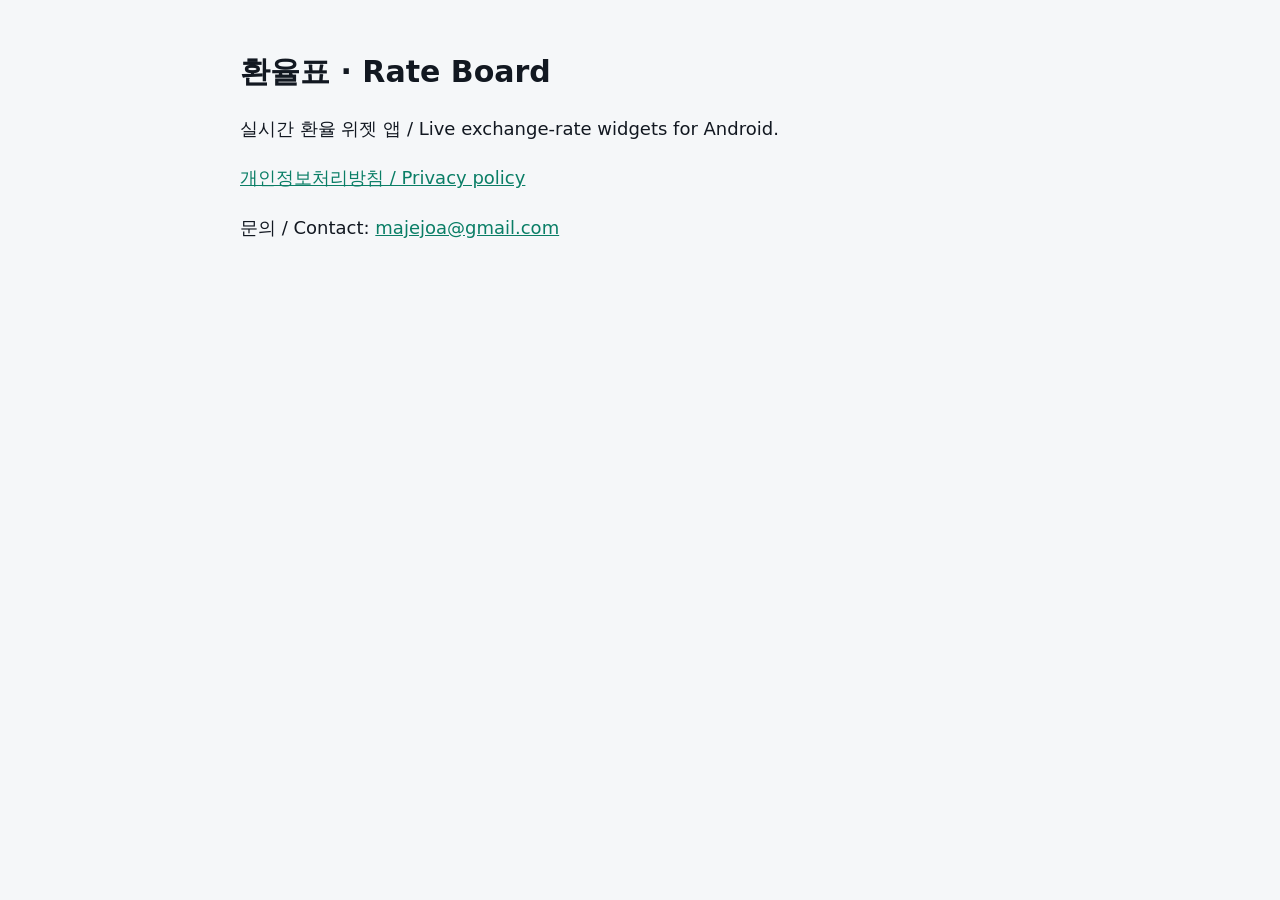
<file: index.html>
<!doctype html><html lang="ko"><meta charset="utf-8"><meta name="viewport" content="width=device-width,initial-scale=1"><title>환율표 · Rate Board</title><link rel="stylesheet" href="style.css"><main><h1>환율표 · Rate Board</h1><p>실시간 환율 위젯 앱 / Live exchange-rate widgets for Android.</p><p><a href="privacy.html">개인정보처리방침 / Privacy policy</a></p><p>문의 / Contact: <a href="mailto:majejoa@gmail.com">majejoa@gmail.com</a></p></main></html>
</file>
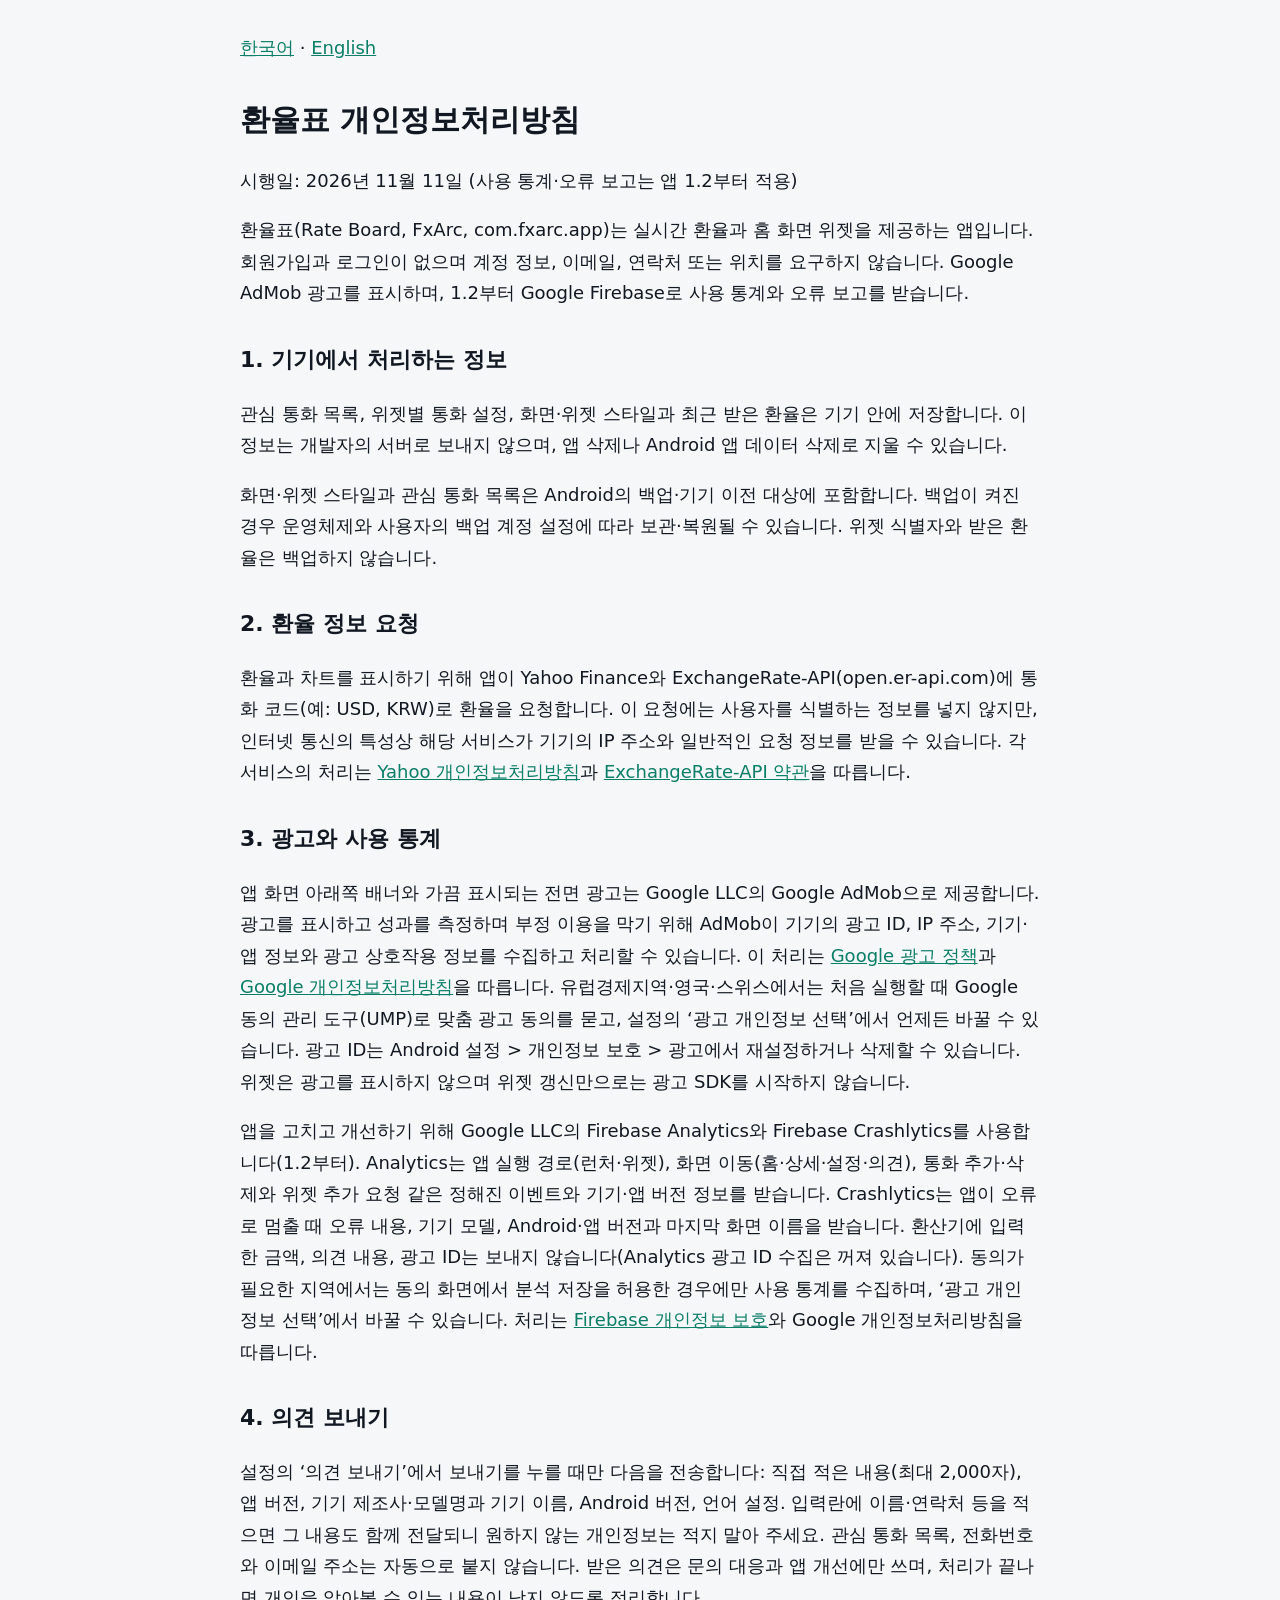
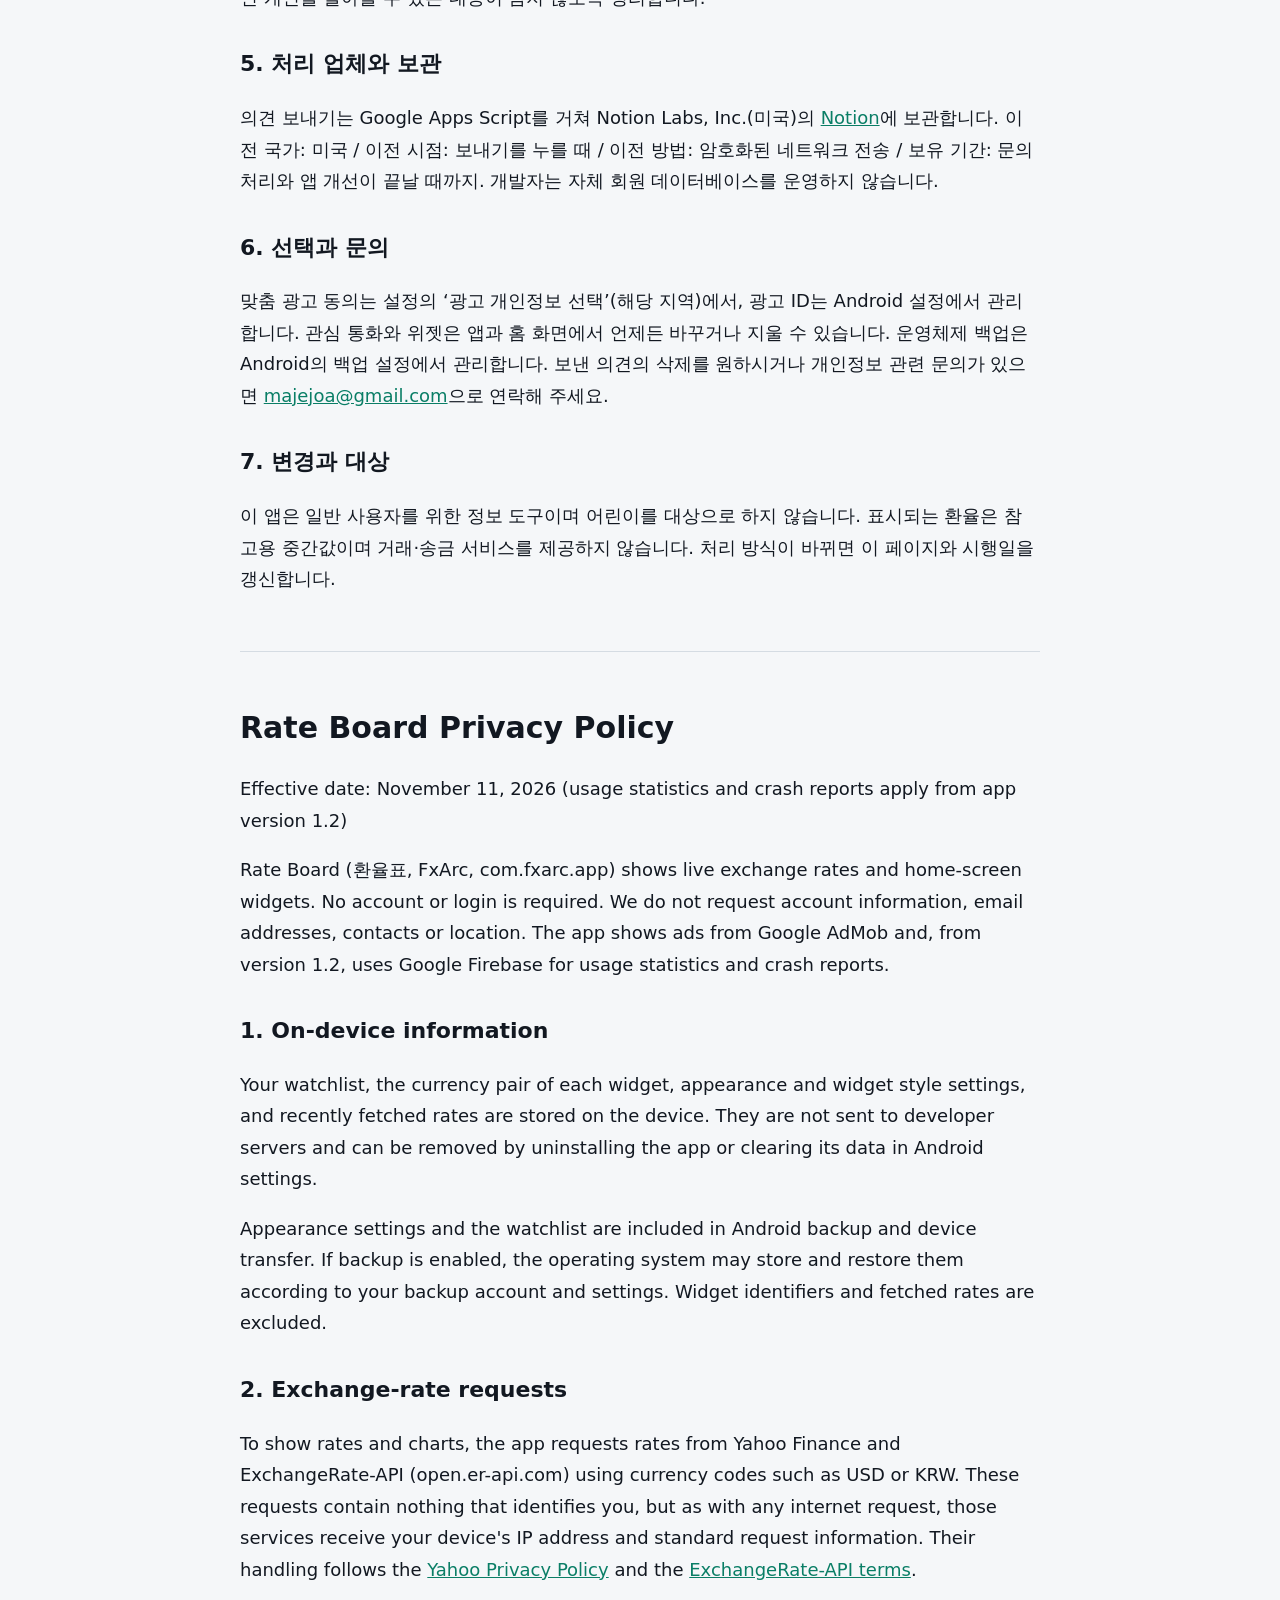
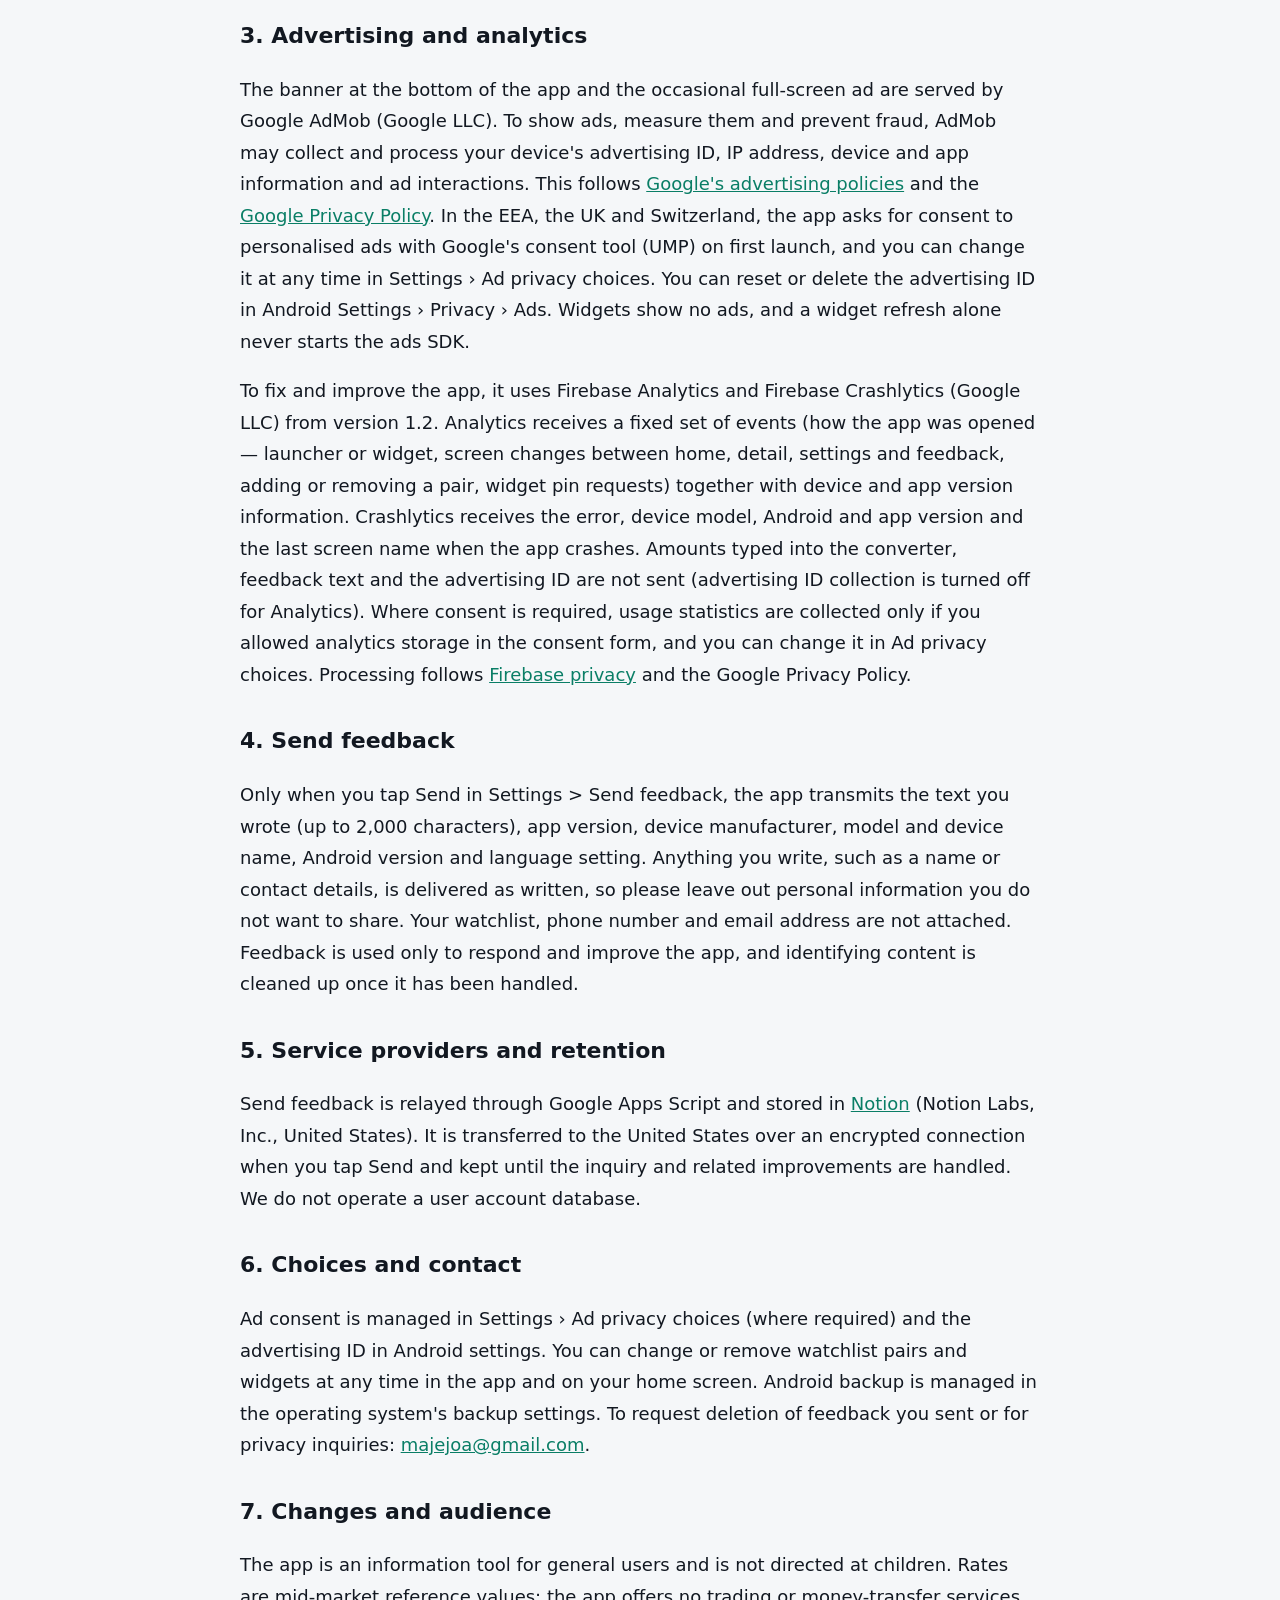
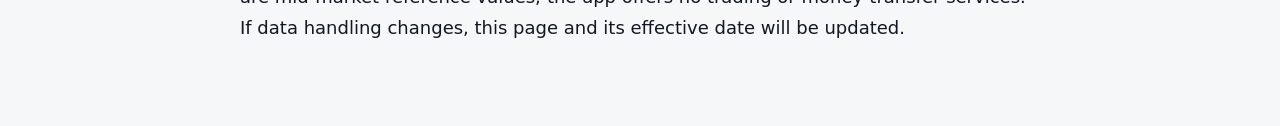
<file: privacy.html>
<!doctype html>
<html lang="ko"><head><meta charset="utf-8"><meta name="viewport" content="width=device-width,initial-scale=1"><title>환율표 개인정보처리방침 · Rate Board Privacy Policy</title><link rel="stylesheet" href="style.css"></head>
<body><main>
<nav><a href="#ko">한국어</a> · <a href="#en">English</a></nav>
<section id="ko">
<h1>환율표 개인정보처리방침</h1><p>시행일: 2026년 11월 11일 (사용 통계·오류 보고는 앱 1.2부터 적용)</p>
<p>환율표(Rate Board, FxArc, com.fxarc.app)는 실시간 환율과 홈 화면 위젯을 제공하는 앱입니다. 회원가입과 로그인이 없으며 계정 정보, 이메일, 연락처 또는 위치를 요구하지 않습니다. Google AdMob 광고를 표시하며, 1.2부터 Google Firebase로 사용 통계와 오류 보고를 받습니다.</p>
<h2>1. 기기에서 처리하는 정보</h2><p>관심 통화 목록, 위젯별 통화 설정, 화면·위젯 스타일과 최근 받은 환율은 기기 안에 저장합니다. 이 정보는 개발자의 서버로 보내지 않으며, 앱 삭제나 Android 앱 데이터 삭제로 지울 수 있습니다.</p><p>화면·위젯 스타일과 관심 통화 목록은 Android의 백업·기기 이전 대상에 포함합니다. 백업이 켜진 경우 운영체제와 사용자의 백업 계정 설정에 따라 보관·복원될 수 있습니다. 위젯 식별자와 받은 환율은 백업하지 않습니다.</p>
<h2>2. 환율 정보 요청</h2><p>환율과 차트를 표시하기 위해 앱이 Yahoo Finance와 ExchangeRate-API(open.er-api.com)에 통화 코드(예: USD, KRW)로 환율을 요청합니다. 이 요청에는 사용자를 식별하는 정보를 넣지 않지만, 인터넷 통신의 특성상 해당 서비스가 기기의 IP 주소와 일반적인 요청 정보를 받을 수 있습니다. 각 서비스의 처리는 <a href="https://legal.yahoo.com/us/en/yahoo/privacy/index.html">Yahoo 개인정보처리방침</a>과 <a href="https://www.exchangerate-api.com/terms">ExchangeRate-API 약관</a>을 따릅니다.</p>
<h2>3. 광고와 사용 통계</h2><p>앱 화면 아래쪽 배너와 가끔 표시되는 전면 광고는 Google LLC의 Google AdMob으로 제공합니다. 광고를 표시하고 성과를 측정하며 부정 이용을 막기 위해 AdMob이 기기의 광고 ID, IP 주소, 기기·앱 정보와 광고 상호작용 정보를 수집하고 처리할 수 있습니다. 이 처리는 <a href="https://policies.google.com/technologies/ads">Google 광고 정책</a>과 <a href="https://policies.google.com/privacy">Google 개인정보처리방침</a>을 따릅니다. 유럽경제지역·영국·스위스에서는 처음 실행할 때 Google 동의 관리 도구(UMP)로 맞춤 광고 동의를 묻고, 설정의 ‘광고 개인정보 선택’에서 언제든 바꿀 수 있습니다. 광고 ID는 Android 설정 &gt; 개인정보 보호 &gt; 광고에서 재설정하거나 삭제할 수 있습니다. 위젯은 광고를 표시하지 않으며 위젯 갱신만으로는 광고 SDK를 시작하지 않습니다.</p><p>앱을 고치고 개선하기 위해 Google LLC의 Firebase Analytics와 Firebase Crashlytics를 사용합니다(1.2부터). Analytics는 앱 실행 경로(런처·위젯), 화면 이동(홈·상세·설정·의견), 통화 추가·삭제와 위젯 추가 요청 같은 정해진 이벤트와 기기·앱 버전 정보를 받습니다. Crashlytics는 앱이 오류로 멈출 때 오류 내용, 기기 모델, Android·앱 버전과 마지막 화면 이름을 받습니다. 환산기에 입력한 금액, 의견 내용, 광고 ID는 보내지 않습니다(Analytics 광고 ID 수집은 꺼져 있습니다). 동의가 필요한 지역에서는 동의 화면에서 분석 저장을 허용한 경우에만 사용 통계를 수집하며, ‘광고 개인정보 선택’에서 바꿀 수 있습니다. 처리는 <a href="https://firebase.google.com/support/privacy">Firebase 개인정보 보호</a>와 Google 개인정보처리방침을 따릅니다.</p><h2>4. 의견 보내기</h2><p>설정의 ‘의견 보내기’에서 보내기를 누를 때만 다음을 전송합니다: 직접 적은 내용(최대 2,000자), 앱 버전, 기기 제조사·모델명과 기기 이름, Android 버전, 언어 설정. 입력란에 이름·연락처 등을 적으면 그 내용도 함께 전달되니 원하지 않는 개인정보는 적지 말아 주세요. 관심 통화 목록, 전화번호와 이메일 주소는 자동으로 붙지 않습니다. 받은 의견은 문의 대응과 앱 개선에만 쓰며, 처리가 끝나면 개인을 알아볼 수 있는 내용이 남지 않도록 정리합니다.</p>
<h2>5. 처리 업체와 보관</h2><p>의견 보내기는 Google Apps Script를 거쳐 Notion Labs, Inc.(미국)의 <a href="https://www.notion.com/notion/privacy">Notion</a>에 보관합니다. 이전 국가: 미국 / 이전 시점: 보내기를 누를 때 / 이전 방법: 암호화된 네트워크 전송 / 보유 기간: 문의 처리와 앱 개선이 끝날 때까지. 개발자는 자체 회원 데이터베이스를 운영하지 않습니다.</p>
<h2>6. 선택과 문의</h2><p>맞춤 광고 동의는 설정의 ‘광고 개인정보 선택’(해당 지역)에서, 광고 ID는 Android 설정에서 관리합니다. 관심 통화와 위젯은 앱과 홈 화면에서 언제든 바꾸거나 지울 수 있습니다. 운영체제 백업은 Android의 백업 설정에서 관리합니다. 보낸 의견의 삭제를 원하시거나 개인정보 관련 문의가 있으면 <a href="mailto:majejoa@gmail.com">majejoa@gmail.com</a>으로 연락해 주세요.</p>
<h2>7. 변경과 대상</h2><p>이 앱은 일반 사용자를 위한 정보 도구이며 어린이를 대상으로 하지 않습니다. 표시되는 환율은 참고용 중간값이며 거래·송금 서비스를 제공하지 않습니다. 처리 방식이 바뀌면 이 페이지와 시행일을 갱신합니다.</p>
</section><hr><section id="en">
<h1>Rate Board Privacy Policy</h1><p>Effective date: November 11, 2026 (usage statistics and crash reports apply from app version 1.2)</p>
<p>Rate Board (환율표, FxArc, com.fxarc.app) shows live exchange rates and home-screen widgets. No account or login is required. We do not request account information, email addresses, contacts or location. The app shows ads from Google AdMob and, from version 1.2, uses Google Firebase for usage statistics and crash reports.</p>
<h2>1. On-device information</h2><p>Your watchlist, the currency pair of each widget, appearance and widget style settings, and recently fetched rates are stored on the device. They are not sent to developer servers and can be removed by uninstalling the app or clearing its data in Android settings.</p><p>Appearance settings and the watchlist are included in Android backup and device transfer. If backup is enabled, the operating system may store and restore them according to your backup account and settings. Widget identifiers and fetched rates are excluded.</p>
<h2>2. Exchange-rate requests</h2><p>To show rates and charts, the app requests rates from Yahoo Finance and ExchangeRate-API (open.er-api.com) using currency codes such as USD or KRW. These requests contain nothing that identifies you, but as with any internet request, those services receive your device's IP address and standard request information. Their handling follows the <a href="https://legal.yahoo.com/us/en/yahoo/privacy/index.html">Yahoo Privacy Policy</a> and the <a href="https://www.exchangerate-api.com/terms">ExchangeRate-API terms</a>.</p>
<h2>3. Advertising and analytics</h2><p>The banner at the bottom of the app and the occasional full-screen ad are served by Google AdMob (Google LLC). To show ads, measure them and prevent fraud, AdMob may collect and process your device's advertising ID, IP address, device and app information and ad interactions. This follows <a href="https://policies.google.com/technologies/ads">Google's advertising policies</a> and the <a href="https://policies.google.com/privacy">Google Privacy Policy</a>. In the EEA, the UK and Switzerland, the app asks for consent to personalised ads with Google's consent tool (UMP) on first launch, and you can change it at any time in Settings › Ad privacy choices. You can reset or delete the advertising ID in Android Settings › Privacy › Ads. Widgets show no ads, and a widget refresh alone never starts the ads SDK.</p><p>To fix and improve the app, it uses Firebase Analytics and Firebase Crashlytics (Google LLC) from version 1.2. Analytics receives a fixed set of events (how the app was opened — launcher or widget, screen changes between home, detail, settings and feedback, adding or removing a pair, widget pin requests) together with device and app version information. Crashlytics receives the error, device model, Android and app version and the last screen name when the app crashes. Amounts typed into the converter, feedback text and the advertising ID are not sent (advertising ID collection is turned off for Analytics). Where consent is required, usage statistics are collected only if you allowed analytics storage in the consent form, and you can change it in Ad privacy choices. Processing follows <a href="https://firebase.google.com/support/privacy">Firebase privacy</a> and the Google Privacy Policy.</p><h2>4. Send feedback</h2><p>Only when you tap Send in Settings &gt; Send feedback, the app transmits the text you wrote (up to 2,000 characters), app version, device manufacturer, model and device name, Android version and language setting. Anything you write, such as a name or contact details, is delivered as written, so please leave out personal information you do not want to share. Your watchlist, phone number and email address are not attached. Feedback is used only to respond and improve the app, and identifying content is cleaned up once it has been handled.</p>
<h2>5. Service providers and retention</h2><p>Send feedback is relayed through Google Apps Script and stored in <a href="https://www.notion.com/notion/privacy">Notion</a> (Notion Labs, Inc., United States). It is transferred to the United States over an encrypted connection when you tap Send and kept until the inquiry and related improvements are handled. We do not operate a user account database.</p>
<h2>6. Choices and contact</h2><p>Ad consent is managed in Settings › Ad privacy choices (where required) and the advertising ID in Android settings. You can change or remove watchlist pairs and widgets at any time in the app and on your home screen. Android backup is managed in the operating system's backup settings. To request deletion of feedback you sent or for privacy inquiries: <a href="mailto:majejoa@gmail.com">majejoa@gmail.com</a>.</p>
<h2>7. Changes and audience</h2><p>The app is an information tool for general users and is not directed at children. Rates are mid-market reference values; the app offers no trading or money-transfer services. If data handling changes, this page and its effective date will be updated.</p>
</section></main></body></html>
</file>
<file: style.css>
:root{color-scheme:light}body{margin:0;background:#F5F7F9;color:#121821;font:18px/1.75 system-ui,sans-serif}main{max-width:800px;margin:auto;padding:32px 24px 64px}nav{margin-bottom:36px}a{color:#0A7E66}h1{font-size:30px;line-height:1.35}h2{margin-top:32px;font-size:22px}hr{margin:56px 0;border:0;border-top:1px solid #D5DCE3}pre{white-space:pre-wrap;font-size:14px;line-height:1.6}
</file>
